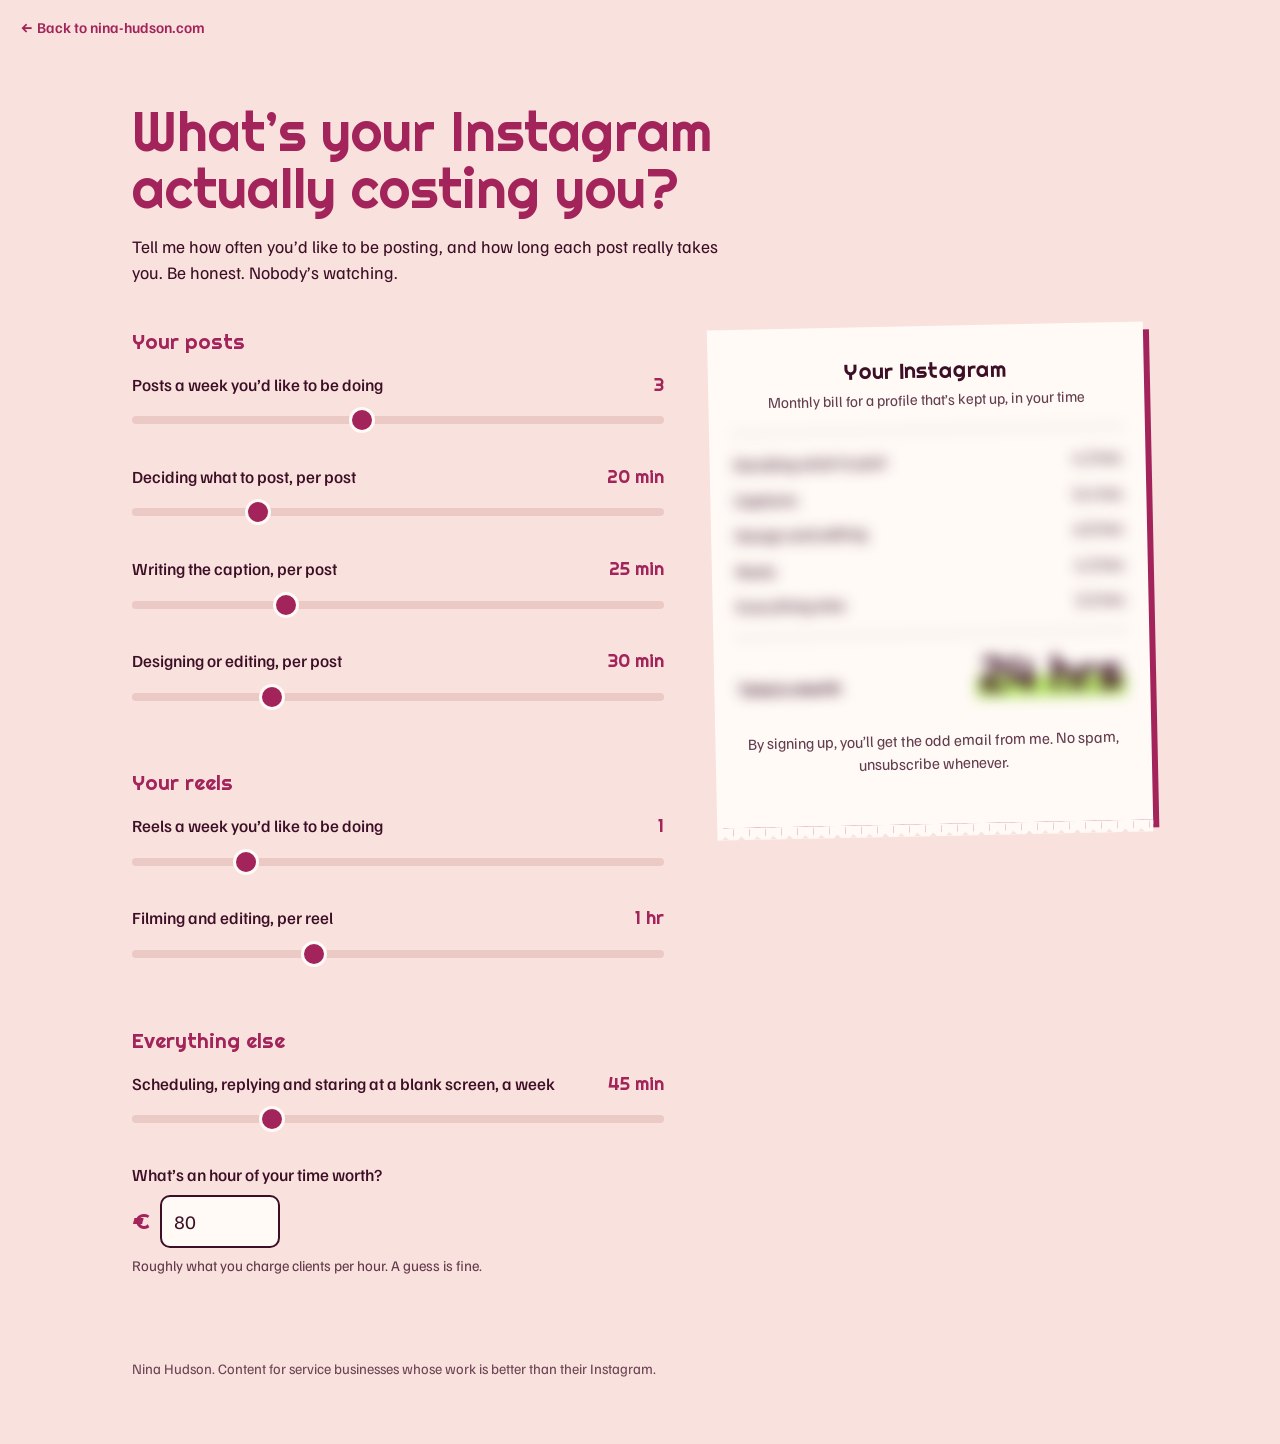
<file: index.html>
<!DOCTYPE html>
<html lang="en">
<head>
<meta charset="utf-8">
<meta name="viewport" content="width=device-width, initial-scale=1">
<title>What’s your Instagram costing you? | Nina Hudson</title>
<meta name="description" content="A two-minute calculator for service business owners: how much time your Instagram really takes, and what that time is worth.">
<link rel="preconnect" href="https://fonts.googleapis.com">
<link rel="preconnect" href="https://fonts.gstatic.com" crossorigin>
<link href="https://fonts.googleapis.com/css2?family=Righteous&family=Familjen+Grotesk:wght@400;500;700&family=Covered+By+Your+Grace&display=swap" rel="stylesheet">
<link rel="stylesheet" href="style.css">

<!-- ===== FLODESK PART 1: Flodesk loader ===== -->
<script>
  (function(w, d, t, h, s, n) {
    w.FlodeskObject = n;
    var fn = function() {
      (w[n].q = w[n].q || []).push(arguments);
    };
    w[n] = w[n] || fn;
    var f = d.getElementsByTagName(t)[0];
    var v = '?v=' + Math.floor(new Date().getTime() / (120 * 1000)) * 60;
    var sm = d.createElement(t);
    sm.async = true;
    sm.type = 'module';
    sm.src = h + s + '.mjs' + v;
    f.parentNode.insertBefore(sm, f);
    var sn = d.createElement(t);
    sn.async = true;
    sn.noModule = true;
    sn.src = h + s + '.js' + v;
    f.parentNode.insertBefore(sn, f);
  })(window, document, 'script', 'https://assets.flodesk.com', '/universal', 'fd');
</script>
<!-- ===== END FLODESK PART 1 ===== -->
</head>
<body>
  <a href="https://nina-hudson.com" target="_top"
   style="display:inline-block;margin:16px 20px;font-family:'Familjen Grotesk',sans-serif;font-size:15px;color:#A3245A;text-decoration:none;font-weight:600;">
  ← Back to nina-hudson.com
</a>
<div class="wrap">
  <header>
    <h1>What’s your Instagram actually costing you?</h1>
    <p class="lede">Tell me how often you’d like to be posting, and how long each post really takes you. Be honest. Nobody’s watching.</p>
  </header>

  <div class="grid">
    <form id="calc" onsubmit="return false">
      <fieldset>
        <legend>Your posts</legend>
        <div class="q"><div class="q-top"><label for="posts">Posts a week you’d like to be doing</label><output id="o-posts"></output></div>
          <input type="range" id="posts" min="0" max="7" step="1"></div>
        <div class="q"><div class="q-top"><label for="ideas">Deciding what to post, per post</label><output id="o-ideas"></output></div>
          <input type="range" id="ideas" min="0" max="90" step="5"></div>
        <div class="q"><div class="q-top"><label for="caption">Writing the caption, per post</label><output id="o-caption"></output></div>
          <input type="range" id="caption" min="0" max="90" step="5"></div>
        <div class="q"><div class="q-top"><label for="design">Designing or editing, per post</label><output id="o-design"></output></div>
          <input type="range" id="design" min="0" max="120" step="5"></div>
      </fieldset>
      <fieldset>
        <legend>Your reels</legend>
        <div class="q"><div class="q-top"><label for="reels">Reels a week you’d like to be doing</label><output id="o-reels"></output></div>
          <input type="range" id="reels" min="0" max="5" step="1"></div>
        <div class="q"><div class="q-top"><label for="reelTime">Filming and editing, per reel</label><output id="o-reelTime"></output></div>
          <input type="range" id="reelTime" min="0" max="180" step="5"></div>
      </fieldset>
      <fieldset>
        <legend>Everything else</legend>
        <div class="q"><div class="q-top"><label for="faff">Scheduling, replying and staring at a blank screen, a week</label><output id="o-faff"></output></div>
          <input type="range" id="faff" min="0" max="180" step="5"></div>
        <div class="q"><label for="rate">What’s an hour of your time worth?</label>
          <div class="rate"><span aria-hidden="true">€</span><input type="number" id="rate" min="0" step="5" inputmode="numeric"></div>
          <p class="hint">Roughly what you charge clients per hour. A guess is fine.</p></div>
      </fieldset>
    </form>

    <div class="receipt-col">
      <div class="receipt locked">
        <p class="r-title">Your Instagram</p>
        <p class="r-sub">Monthly bill for a profile that’s kept up, in your time</p>
        <div class="numbers" aria-hidden="true">
          <dl class="r-rows">
            <div class="r-row"><dt>Deciding what to post</dt><dd id="r-ideas"></dd></div>
            <div class="r-row"><dt>Captions</dt><dd id="r-caption"></dd></div>
            <div class="r-row"><dt>Design and editing</dt><dd id="r-design"></dd></div>
            <div class="r-row"><dt>Reels</dt><dd id="r-reels"></dd></div>
            <div class="r-row"><dt>Everything else</dt><dd id="r-faff"></dd></div>
          </dl>
          <div class="total"><span>Total a month</span><span class="big" id="r-month"></span></div>
        </div>

        <div class="gate">

          <!-- ===== FLODESK PART 2: paste your Flodesk inline form embed code here ===== -->
          <div id="fd-form-6af2e686382718fa76673730"></div>
          <script>
            window.fd('form', {
              formId: '6af2e686382718fa76673730',
              containerEl: '#fd-form-6af2e686382718fa76673730'
            });
          </script>
          <!-- ===== END FLODESK PART 2 ===== -->
          <p class="small consent">By signing up, you’ll get the odd email from me. No spam, unsubscribe whenever.</p>

        </div>
      </div>
    </div>
  </div>

  <footer>Nina Hudson. Content for service businesses whose work is better than their Instagram.</footer>
</div>

<script src="calc.js"></script>
<script>
(function () {
  var keys = ["posts", "ideas", "caption", "design", "reels", "reelTime", "faff", "rate"];
  var v = Object.assign({}, NH.DEFAULTS, NH.load() || {});

  keys.forEach(function (k) {
    var el = document.getElementById(k);
    el.value = v[k];
    el.addEventListener("input", function () {
      var n = parseFloat(el.value);
      v[k] = isNaN(n) || n < 0 ? 0 : n;
      update();
    });
  });

  function update() {
    document.getElementById("o-posts").textContent = v.posts;
    document.getElementById("o-reels").textContent = v.reels;
    ["ideas", "caption", "design", "reelTime", "faff"].forEach(function (k) {
      document.getElementById("o-" + k).textContent = NH.mins(v[k]);
    });
    NH.render(v);
    NH.save(v);
  }
  update();
})();
</script>
</body>
</html>
</file>
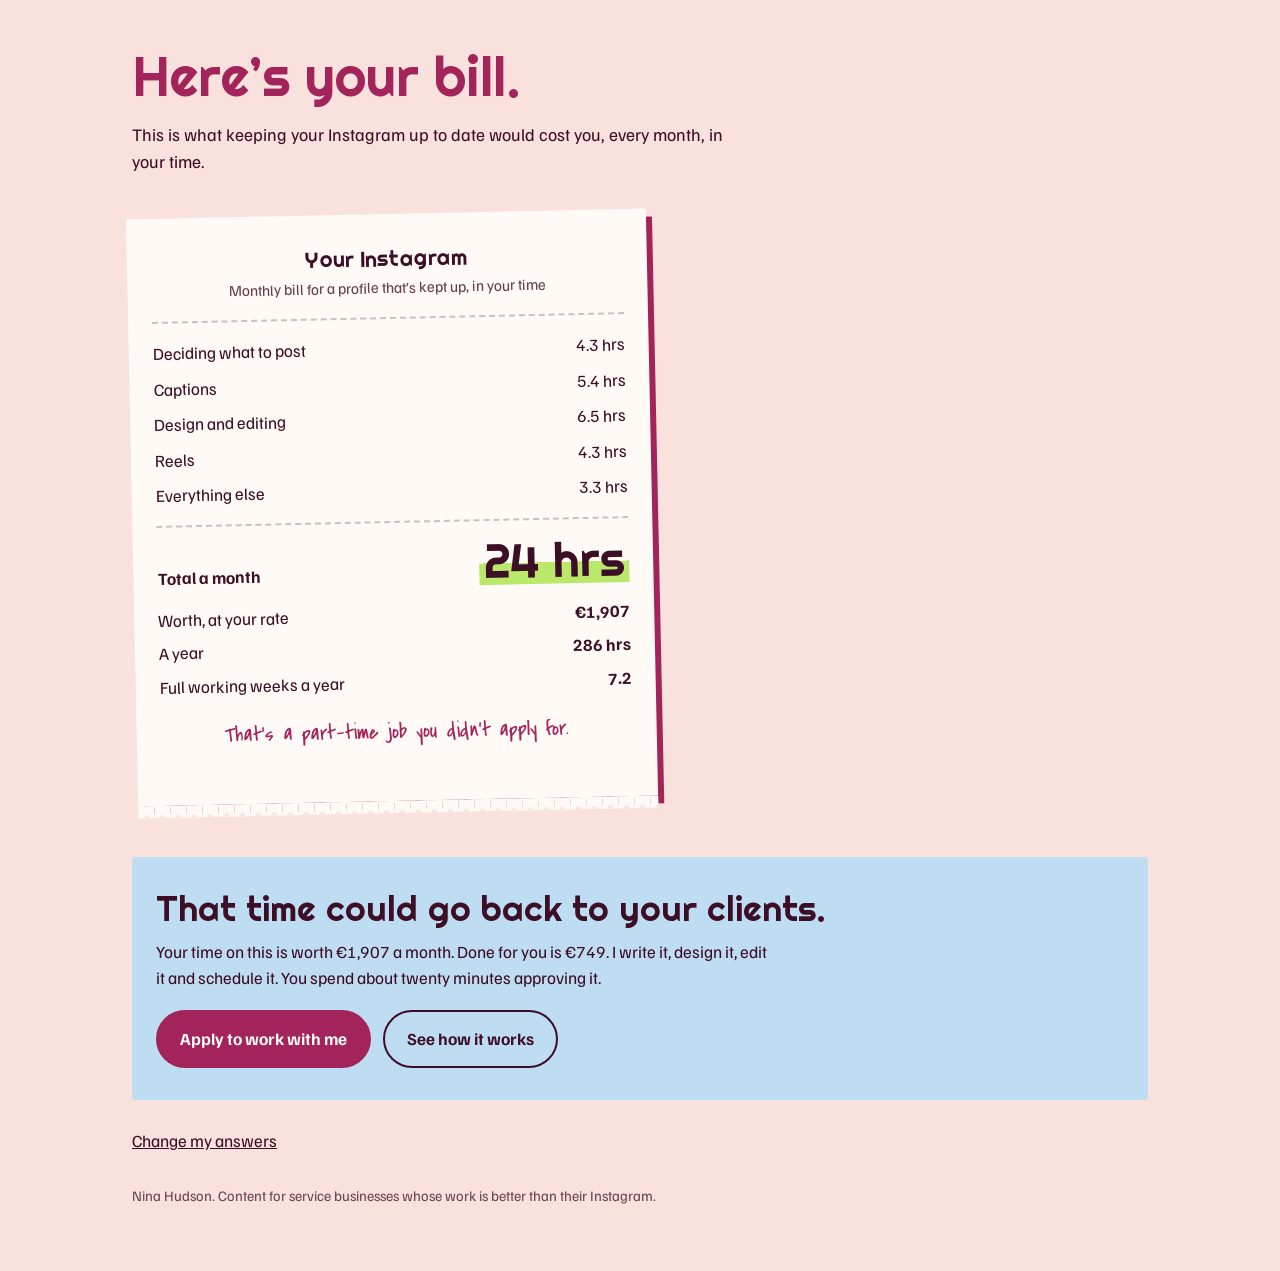
<file: results.html>
<!DOCTYPE html>
<html lang="en">
<head>
<meta charset="utf-8">
<meta name="viewport" content="width=device-width, initial-scale=1">
<title>Your Instagram bill | Nina Hudson</title>
<meta name="robots" content="noindex">
<link rel="preconnect" href="https://fonts.googleapis.com">
<link rel="preconnect" href="https://fonts.gstatic.com" crossorigin>
<link href="https://fonts.googleapis.com/css2?family=Righteous&family=Familjen+Grotesk:wght@400;500;700&family=Covered+By+Your+Grace&display=swap" rel="stylesheet">
<link rel="stylesheet" href="style.css">
</head>
<body>
<div class="wrap">
  <header>
    <h1>Here’s your bill.</h1>
    <p class="lede" id="lede">This is what keeping your Instagram up to date would cost you, every month, in your time.</p>
  </header>

  <div style="max-width:520px">
    <div class="receipt">
      <p class="r-title">Your Instagram</p>
      <p class="r-sub">Monthly bill for a profile that’s kept up, in your time</p>
      <dl class="r-rows">
        <div class="r-row"><dt>Deciding what to post</dt><dd id="r-ideas"></dd></div>
        <div class="r-row"><dt>Captions</dt><dd id="r-caption"></dd></div>
        <div class="r-row"><dt>Design and editing</dt><dd id="r-design"></dd></div>
        <div class="r-row"><dt>Reels</dt><dd id="r-reels"></dd></div>
        <div class="r-row"><dt>Everything else</dt><dd id="r-faff"></dd></div>
      </dl>
      <div class="total"><span>Total a month</span><span class="big" id="r-month"></span></div>
      <ul class="extra">
        <li><span>Worth, at your rate</span><strong id="r-money"></strong></li>
        <li><span>A year</span><strong id="r-year"></strong></li>
        <li><span>Full working weeks a year</span><strong id="r-weeks"></strong></li>
      </ul>
      <p class="verdict aside" id="r-verdict"></p>
    </div>
  </div>

  <section class="after">
    <h2>That time could go back to your clients.</h2>
    <p id="compare"></p>
    <div class="btns">
      <!-- Swap these two links for your apply page and services page -->
      <a class="btn primary" href="https://nina-hudson.com">Apply to work with me</a>
      <a class="btn" href="https://nina-hudson.com">See how it works</a>
    </div>
  </section>

  <p style="margin-top:28px"><a href="index.html" style="color:inherit">Change my answers</a></p>
  <footer>Nina Hudson. Content for service businesses whose work is better than their Instagram.</footer>
</div>

<script src="calc.js"></script>
<script>
(function () {
  var saved = NH.load();
  if (!saved) {
    document.getElementById("lede").textContent = "Fill in the calculator first and your bill will show up here.";
  }
  NH.render(Object.assign({}, NH.DEFAULTS, saved || {}));
})();
</script>
</body>
</html>
</file>
<file: style.css>
:root {
  --bg: #F9E1DD;
  --paper: #FFFAF6;
  --berry: #A3245A;
  --ink: #3D0F26;
  --sky: #BFDDF2;
  --kiwi: #B9E86A;
  --line: rgba(61,15,38,.25);
  --track: #EBC9C4;
  --on-berry: #FFFAF6;
  color-scheme: light;
}
@media (prefers-color-scheme: dark) {
  :root {
    --bg: #2A0B1B; --paper: #3A1426; --berry: #F28DB8; --ink: #FBE9EF;
    --sky: #23435A; --kiwi: #B9E86A; --line: rgba(251,233,239,.25); --track: #5A2840;
    --on-berry: #2A0B1B;
    color-scheme: dark;
  }
}
*, *::before, *::after { box-sizing: border-box; }
body {
  margin: 0; background: var(--bg); color: var(--ink);
  font-family: "Familjen Grotesk", "Helvetica Neue", Arial, sans-serif;
  font-size: 17px; line-height: 1.5;
}
.wrap { max-width: 1060px; margin: 0 auto; padding: 48px 22px 64px; }
header { max-width: 640px; margin-bottom: 40px; }
h1 {
  font-family: "Righteous", "Arial Rounded MT Bold", sans-serif; font-weight: 400;
  color: var(--berry); font-size: clamp(2.1rem, 6vw, 3.4rem); line-height: 1.05; margin: 0 0 16px;
}
.lede { font-size: 1.1rem; margin: 0; max-width: 34em; }
.aside { font-family: "Covered By Your Grace", "Comic Sans MS", cursive; color: var(--berry); font-size: 1.35rem; line-height: 1.2; }
.grid { display: grid; grid-template-columns: 1fr; gap: 32px; align-items: start; }
@media (min-width: 860px) {
  .grid { grid-template-columns: 1.1fr 0.9fr; gap: 48px; }
  .receipt-col { position: sticky; top: 24px; }
}
fieldset { border: 0; margin: 0 0 28px; padding: 0; }
legend { font-family: "Righteous", sans-serif; color: var(--berry); font-size: 1.3rem; margin-bottom: 14px; padding: 0; }
.q { margin-bottom: 22px; }
.q-top { display: flex; justify-content: space-between; align-items: baseline; gap: 16px; margin-bottom: 8px; }
.q label { font-weight: 500; }
.q output { font-family: "Righteous", sans-serif; font-size: 1.15rem; white-space: nowrap; color: var(--berry); }
input[type=range] { -webkit-appearance: none; appearance: none; width: 100%; height: 28px; background: transparent; margin: 0; }
input[type=range]::-webkit-slider-runnable-track { height: 8px; border-radius: 4px; background: var(--track); }
input[type=range]::-moz-range-track { height: 8px; border-radius: 4px; background: var(--track); }
input[type=range]::-webkit-slider-thumb { -webkit-appearance: none; width: 26px; height: 26px; border-radius: 50%; background: var(--berry); border: 3px solid var(--paper); margin-top: -9px; }
input[type=range]::-moz-range-thumb { width: 22px; height: 22px; border-radius: 50%; background: var(--berry); border: 3px solid var(--paper); }
input[type=range]:focus-visible { outline: 3px solid var(--berry); outline-offset: 4px; border-radius: 6px; }
.rate { display: flex; align-items: center; gap: 10px; margin-top: 8px; }
.rate span { font-family: "Righteous", sans-serif; font-size: 1.4rem; color: var(--berry); }
.rate input { font: inherit; font-size: 1.2rem; width: 120px; padding: 10px 12px; border-radius: 10px; border: 2px solid var(--ink); background: var(--paper); color: var(--ink); }
.rate input:focus-visible { outline: 3px solid var(--berry); outline-offset: 2px; }
.hint { font-size: .92rem; opacity: .8; margin: 6px 0 0; }

.receipt { background: var(--paper); color: var(--ink); padding: 28px 24px 34px; transform: rotate(-1.2deg); box-shadow: 6px 8px 0 var(--berry); position: relative; }
.receipt::after {
  content: ""; position: absolute; left: 0; right: 0; bottom: -12px; height: 12px;
  background: linear-gradient(-45deg, transparent 8px, var(--paper) 0) 0 0 / 16px 12px,
              linear-gradient(45deg, transparent 8px, var(--paper) 0) 0 0 / 16px 12px;
}
.r-title { font-family: "Righteous", sans-serif; font-size: 1.35rem; text-align: center; margin: 0; }
.r-sub { text-align: center; font-size: .95rem; margin: 2px 0 18px; opacity: .8; }
.r-rows { border-top: 2px dashed var(--line); border-bottom: 2px dashed var(--line); padding: 12px 0; margin: 0; }
.r-row { display: flex; justify-content: space-between; gap: 12px; padding: 5px 0; }
.r-row dt, .r-row dd { margin: 0; }
.r-row dd { font-variant-numeric: tabular-nums; white-space: nowrap; }
.total { display: flex; justify-content: space-between; align-items: baseline; padding: 16px 0 6px; gap: 12px; }
.total span:first-child { font-weight: 700; }
.big { font-family: "Righteous", sans-serif; font-size: clamp(2.2rem, 7vw, 3rem); line-height: 1; background: linear-gradient(transparent 55%, var(--kiwi) 55%); padding: 0 4px; color: inherit; }
.extra { margin: 6px 0 0; padding: 0; list-style: none; }
.extra li { display: flex; justify-content: space-between; gap: 12px; padding: 4px 0; font-variant-numeric: tabular-nums; }
.verdict { margin-top: 20px; text-align: center; }

/* Locked state */
.locked .numbers { filter: blur(7px); user-select: none; pointer-events: none; }
.gate { margin-top: 24px; position: relative; z-index: 1; }
.gate h2 { font-family: "Righteous", sans-serif; font-weight: 400; color: var(--berry); font-size: 1.5rem; line-height: 1.15; margin: 0 0 6px; }
.gate p { margin: 0 0 14px; font-size: .98rem; }
.small { font-size: .85rem; opacity: .8; }

.after { margin-top: 56px; background: var(--sky); padding: 32px 24px; border-radius: 4px; }
.after h2 { font-family: "Righteous", sans-serif; font-weight: 400; font-size: clamp(1.6rem, 4.5vw, 2.2rem); line-height: 1.1; margin: 0 0 12px; }
.after p { max-width: 36em; margin: 0 0 20px; }
.btns { display: flex; flex-wrap: wrap; gap: 12px; }
.btn { display: inline-block; text-decoration: none; font-weight: 700; padding: 14px 22px; border-radius: 999px; border: 2px solid var(--ink); color: var(--ink); background: transparent; }
.btn.primary { background: var(--berry); border-color: var(--berry); color: var(--on-berry); }
.btn:focus-visible { outline: 3px solid var(--berry); outline-offset: 3px; }
footer { margin-top: 32px; font-size: .9rem; opacity: .75; }

/* Make the Flodesk form use the brand fonts */
#fd-form-6af2e686382718fa76673730,
#fd-form-6af2e686382718fa76673730 * {
  font-family: "Familjen Grotesk", "Helvetica Neue", Arial, sans-serif !important;
}
#fd-form-6af2e686382718fa76673730 button,
#fd-form-6af2e686382718fa76673730 [type="submit"] {
  font-weight: 700 !important;
}
.consent { margin-top: 14px; text-align: center; }
</file>
